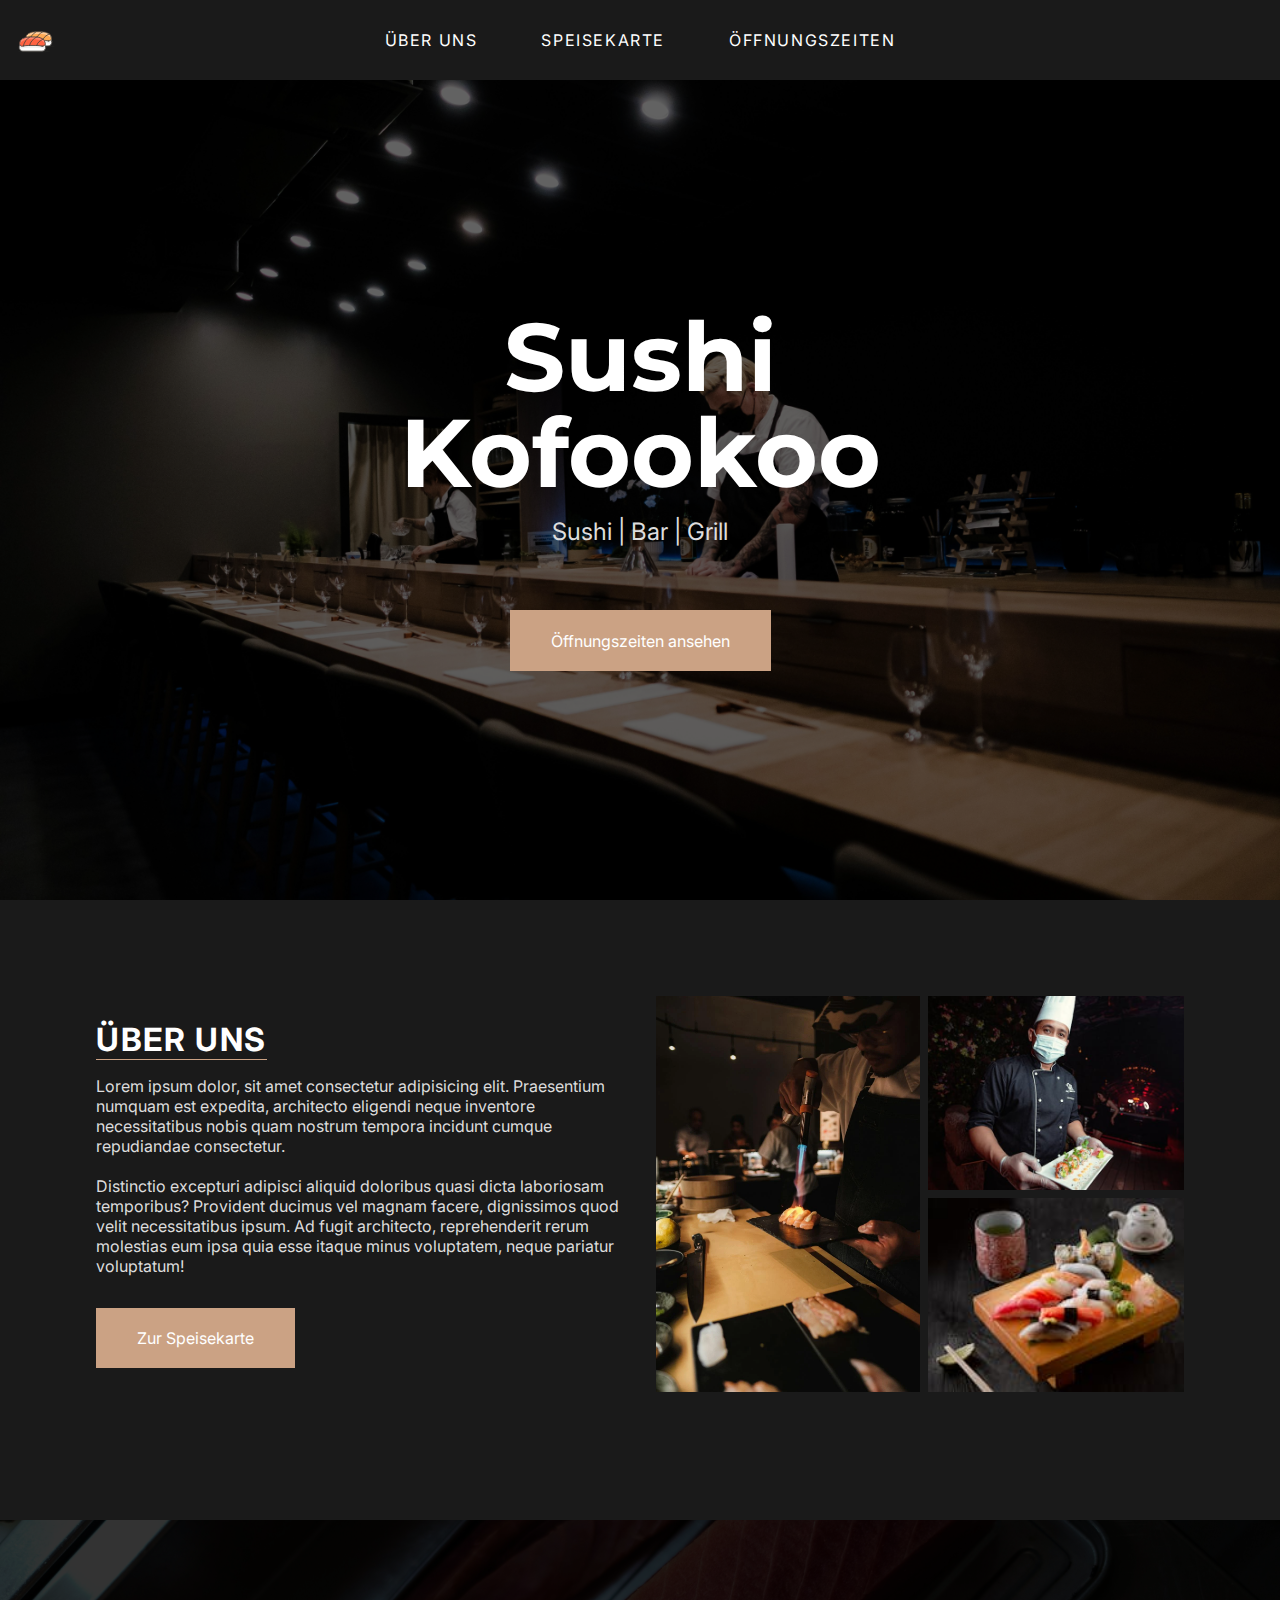
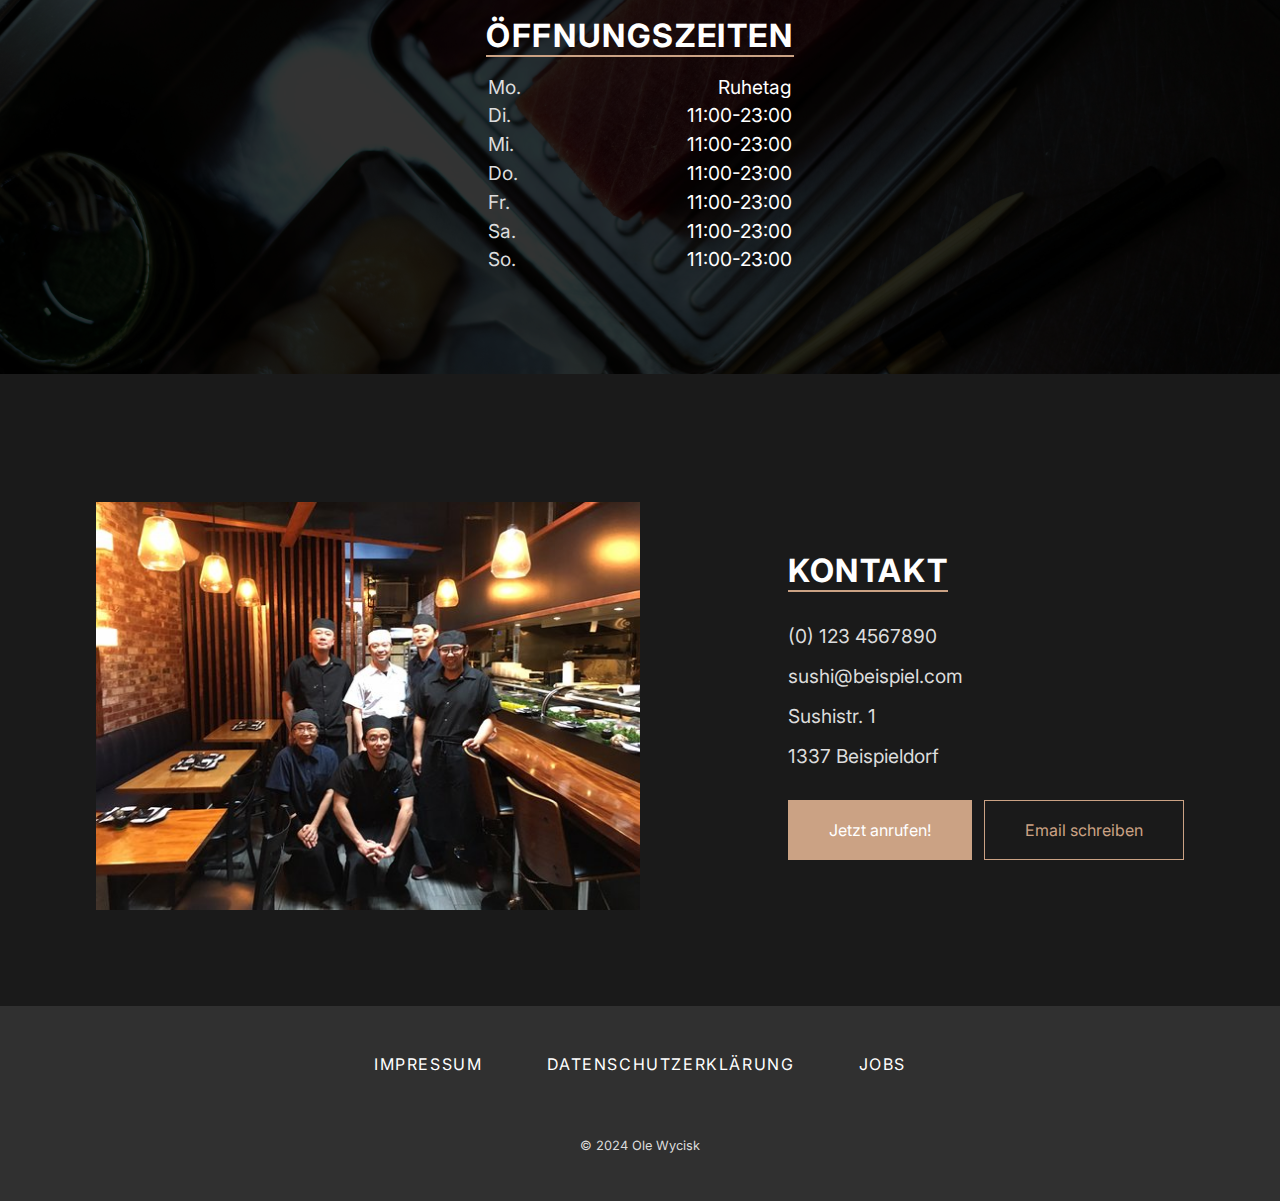
<file: index.html>
<!DOCTYPE html>
<html lang="de">
  <head>
    <meta charset="UTF-8" />
    <meta name="viewport" content="width=device-width, initial-scale=1.0" />
    <title>Koofookoo - Sushi</title>

    <link rel="stylesheet" href="index.css" />
  </head>
  <body>
    <header class="header">
      <a href="#"><img class="logo" src="img/logo.svg" alt="logo" /></a>

      <nav class="nav">
        <a href="#about" class="nav-item">Über<wbr /> Uns</a>
        <a href="menu.html" class="nav-item">Speise<wbr />karte</a>
        <a href="#info" class="nav-item">Öffnungs<wbr />zeiten</a>
      </nav>
    </header>
    <main class="main">
      <section class="hero">
        <h1 class="title">Sushi<br />Kofookoo</h1>
        <p class="subtitle">Sushi | Bar | Grill</p>
        <a class="btn hero-action" href="#info">Öffnungszeiten ansehen</a>
      </section>
      <section id="about" class="about container">
        <div class="about__content">
          <h2 class="heading">Über Uns</h2>
          <p class="about__text">
            Lorem ipsum dolor, sit amet consectetur adipisicing elit.
            Praesentium numquam est expedita, architecto eligendi neque
            inventore necessitatibus nobis quam nostrum tempora incidunt cumque
            repudiandae consectetur.
            <br />
            <br />
            Distinctio excepturi adipisci aliquid doloribus quasi dicta
            laboriosam temporibus? Provident ducimus vel magnam facere,
            dignissimos quod velit necessitatibus ipsum. Ad fugit architecto,
            reprehenderit rerum molestias eum ipsa quia esse itaque minus
            voluptatem, neque pariatur voluptatum!
          </p>
          <a class="btn about-action" href="menu.html">Zur Speisekarte</a>
        </div>
        <div class="about__images">
          <img
            class="about__image about__image--large"
            src="img/about-big.webp"
            alt="Laden von Außen"
          />
          <div class="about__image-small">
            <img
              class="about__image"
              src="img/about-small-1.jpg"
              alt="Gäste am Tisch"
            />
            <img
              class="about__image"
              src="img/about-small-2.jpg"
              alt="Frische Pizza"
            />
          </div>
        </div>
      </section>
      <section id="info" class="info">
        <div class="info__content container">
          <h2 class="heading">Öffnungszeiten</h2>

          <table class="info__table">
            <tr class="table__row">
              <td class="table__item"><span class="days">Mo.</span></td>
              <td class="table__item">Ruhetag</td>
            </tr>
            <tr class="table__row">
              <td class="table__item"><span class="days">Di.</span></td>
              <td class="table__item">11:00-23:00</td>
            </tr>
            <tr class="table__row">
              <td class="table__item"><span class="days">Mi.</span></td>
              <td class="table__item">11:00-23:00</td>
            </tr>
            <tr class="table__row">
              <td class="table__item"><span class="days">Do.</span></td>
              <td class="table__item">11:00-23:00</td>
            </tr>
            <tr class="table__row">
              <td class="table__item"><span class="days">Fr.</span></td>
              <td class="table__item">11:00-23:00</td>
            </tr>
            <tr class="table__row">
              <td class="table__item"><span class="days">Sa.</span></td>
              <td class="table__item">11:00-23:00</td>
            </tr>
            <tr class="table__row">
              <td class="table__item"><span class="days">So.</span></td>
              <td class="table__item">11:00-23:00</td>
            </tr>
          </table>
        </div>
      </section>
      <section class="contact container">
        <img
          class="contact__img"
          src="img/contact.jpg"
          alt="Gruppe von Leuten"
        />
        <div class="contact__content">
          <h2 class="heading">Kontakt</h2>
          <p class="contact__text">(0) 123 4567890</p>
          <p class="contact__text">sushi@beispiel.com</p>
          <p class="contact__text">Sushistr. 1</p>
          <p class="contact__text">1337 Beispieldorf</p>
          <div class="contact__actions">
            <a href="tel:0123456" class="btn contact-action">Jetzt anrufen!</a>
            <a class="btn-reverse contact-action" href="mailto:beispiel@gmx.de"
              >Email schreiben</a
            >
          </div>
        </div>
      </section>
      <footer class="footer">
        <nav class="footer__links container">
          <a
            href="https://de.wikipedia.org/wiki/Sushi"
            target="_blank"
            class="footer__item"
            >Impressum</a
          ><a
            href="https://de.wikipedia.org/wiki/Sushi"
            target="_blank"
            class="footer__item"
            >Datenschutzerklärung</a
          ><a
            href="https://de.wikipedia.org/wiki/Sushi"
            target="_blank"
            class="footer__item"
            >Jobs</a
          >
        </nav>
        <p class="footer__copyright">&copy; 2024 Ole Wycisk</p>
      </footer>
    </main>
  </body>
</html>
</file>
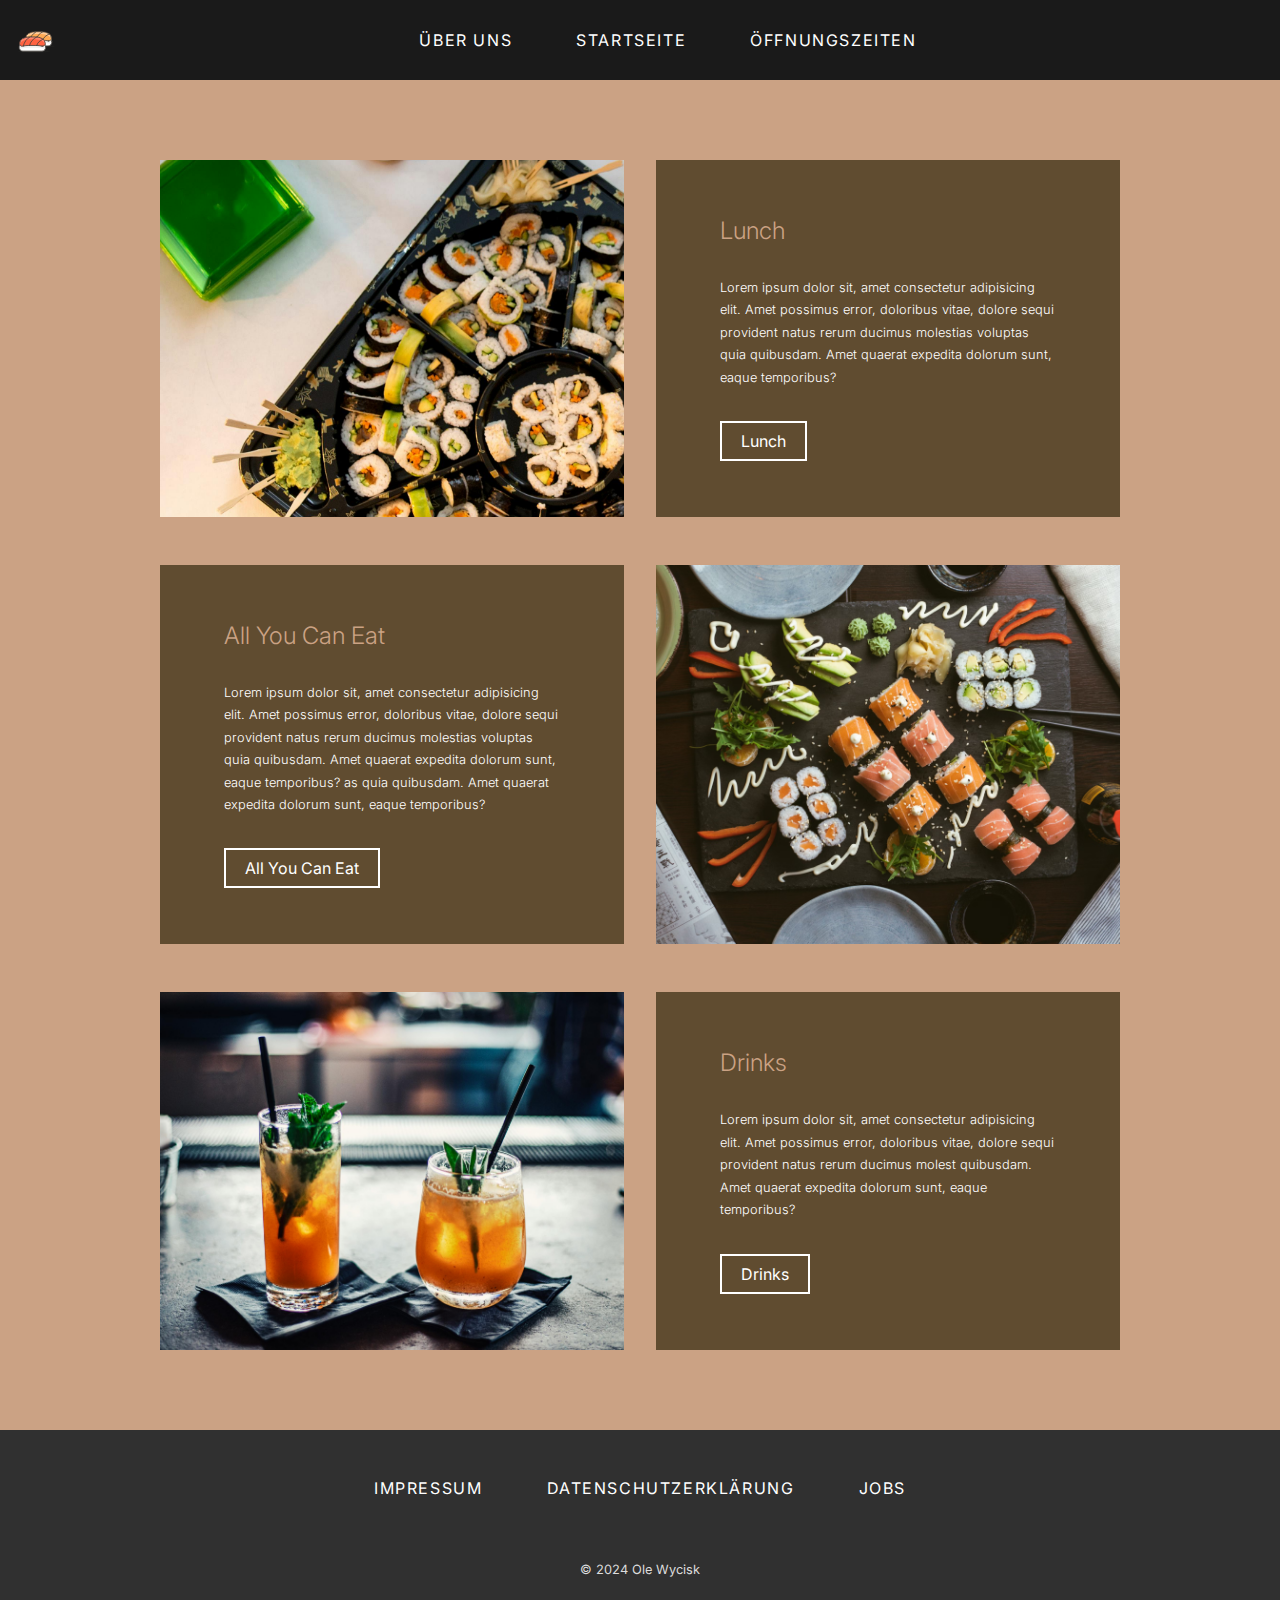
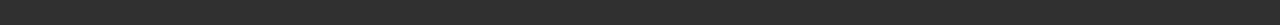
<file: menu.html>
<!DOCTYPE html>
<html lang="de">
  <head>
    <meta charset="UTF-8" />
    <meta name="viewport" content="width=device-width, initial-scale=1.0" />
    <title>menu - koofookoo</title>

    <link rel="stylesheet" href="menu.css" />
  </head>
  <body>
    <header class="header">
      <a href=""><img class="logo" src="img/logo.svg" alt="logo" /></a>

      <nav class="nav">
        <a href="index.html#about" class="nav-item">Über<wbr /> Uns</a>
        <a href="index.html" class="nav-item">Start<wbr />seite</a>
        <a href="index.html#info" class="nav-item">Öffnungs<wbr />zeiten</a>
      </nav>
      <div class="filler"></div>
    </header>

    <main class="main">
      <div class="container-2">
        <section class="menu">
          <div class="img"></div>
          <div class="card">
            <h3 class="card-heading">Lunch</h3>
            <p class="card-text">
              Lorem ipsum dolor sit, amet consectetur adipisicing elit. Amet
              possimus error, doloribus vitae, dolore sequi provident natus
              rerum ducimus molestias voluptas quia quibusdam. Amet quaerat
              expedita dolorum sunt, eaque temporibus?
            </p>
            <a class="card-btn" href="menuCard.html#lunch">Lunch</a>
          </div>
        </section>
        <section class="menu">
          <div class="card">
            <h3 class="card-heading">All you can eat</h3>
            <p class="card-text">
              Lorem ipsum dolor sit, amet consectetur adipisicing elit. Amet
              possimus error, doloribus vitae, dolore sequi provident natus
              rerum ducimus molestias voluptas quia quibusdam. Amet quaerat
              expedita dolorum sunt, eaque temporibus? as quia quibusdam. Amet
              quaerat expedita dolorum sunt, eaque temporibus?
            </p>
            <a class="card-btn" href="menuCard.html#all-you-can-eat"
              >All you can eat</a
            >
          </div>
          <div class="img-2"></div>
        </section>
        <section class="menu">
          <div class="img-3"></div>
          <div class="card">
            <h3 class="card-heading">Drinks</h3>
            <p class="card-text">
              Lorem ipsum dolor sit, amet consectetur adipisicing elit. Amet
              possimus error, doloribus vitae, dolore sequi provident natus
              rerum ducimus molest quibusdam. Amet quaerat expedita dolorum
              sunt, eaque temporibus?
            </p>
            <a class="card-btn" href="menuCard.html#drinks">Drinks</a>
          </div>
        </section>
      </div>
    </main>

    <footer class="footer">
      <nav class="footer__links container">
        <a
          href="https://de.wikipedia.org/wiki/Sushi"
          target="_blank"
          class="footer__item"
          >Impressum</a
        ><a
          href="https://de.wikipedia.org/wiki/Sushi"
          target="_blank"
          class="footer__item"
          >Datenschutzerklärung</a
        ><a
          href="https://de.wikipedia.org/wiki/Sushi"
          target="_blank"
          class="footer__item"
          >Jobs</a
        >
      </nav>
      <p class="footer__copyright">&copy; 2024 Ole Wycisk</p>
    </footer>
  </body>
</html>
</file>
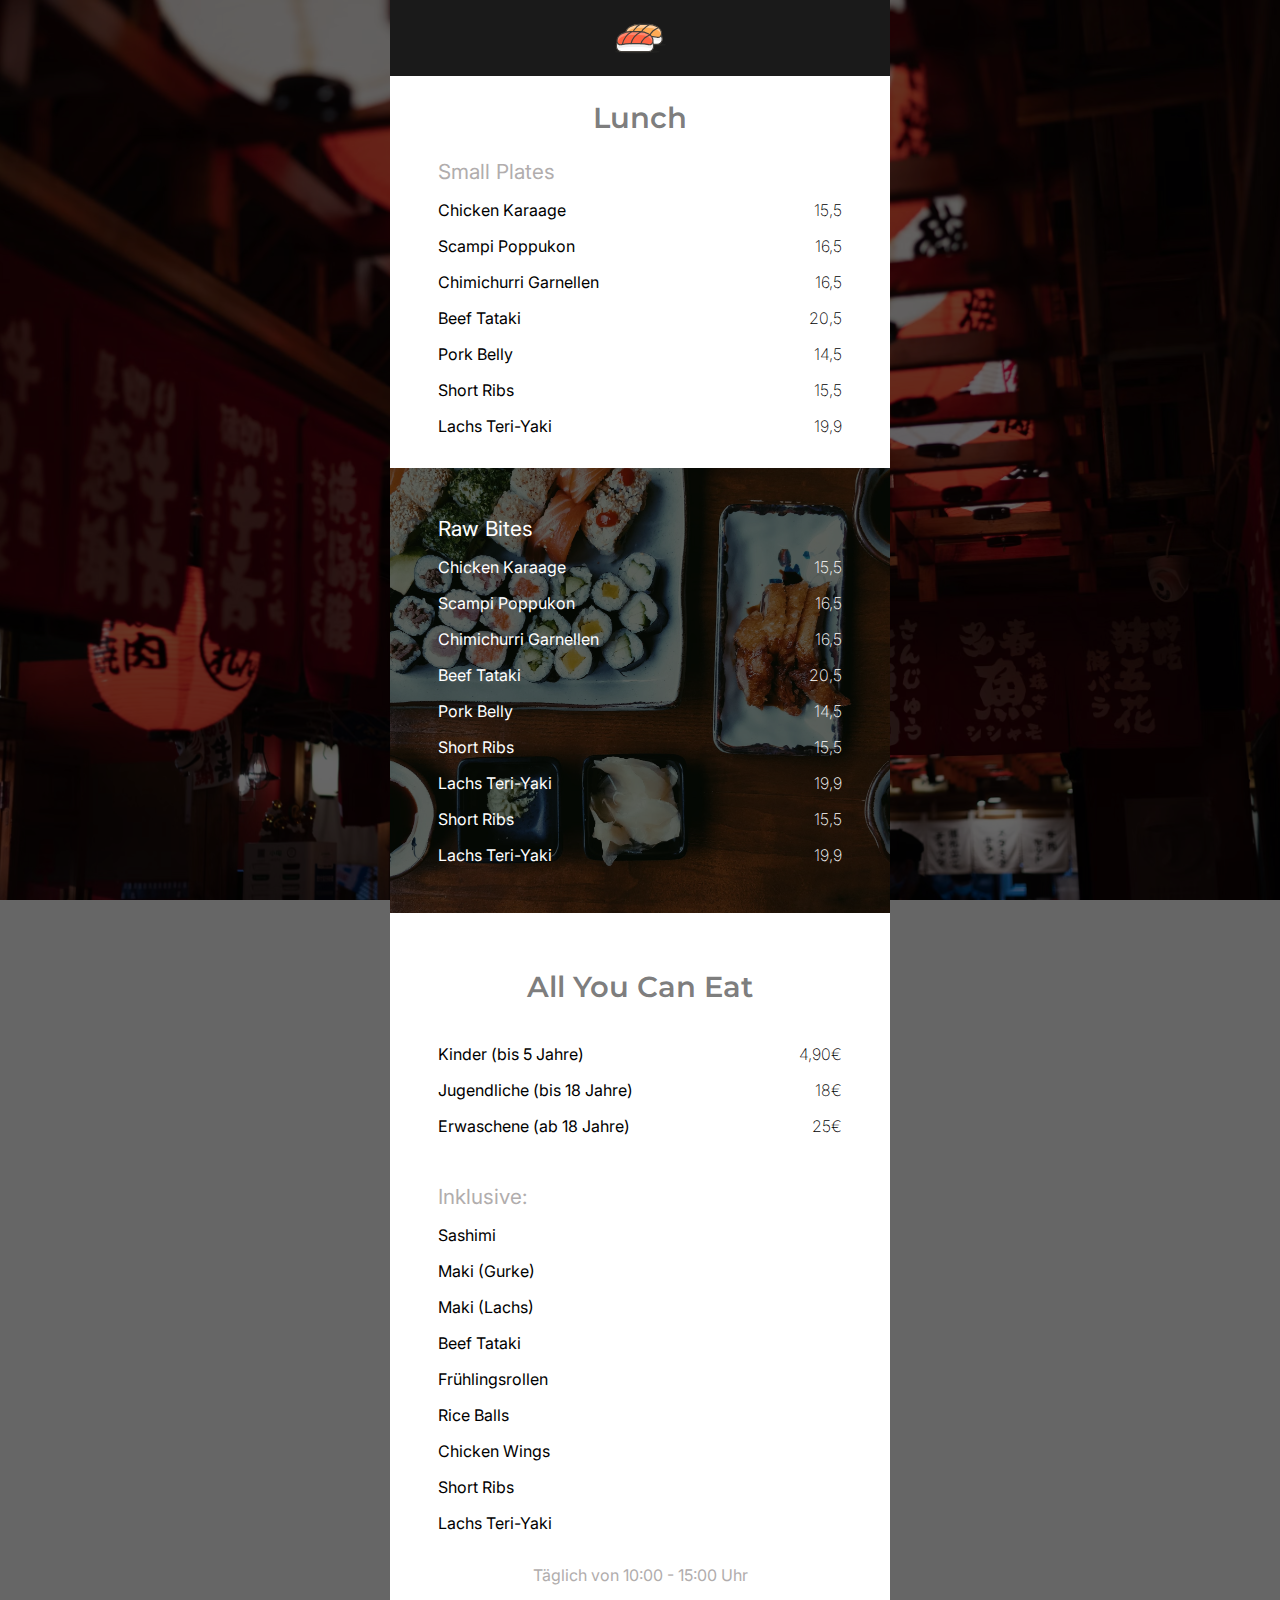
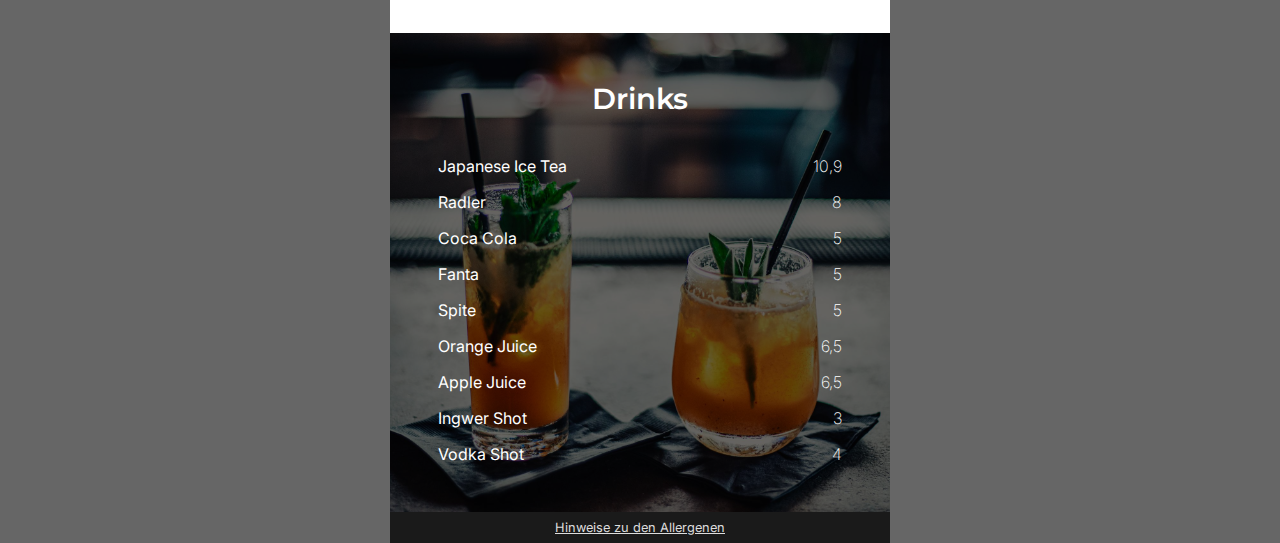
<file: menuCard.html>
<!DOCTYPE html>
<html lang="de">
  <head>
    <meta charset="UTF-8" />
    <meta name="viewport" content="width=device-width, initial-scale=1.0" />
    <title>menu card - koofookoo</title>

    <link rel="stylesheet" href="menuCard.css" />
  </head>
  <body>
    <main class="main">
      <header class="header">
        <a href="menu.html"
          ><img class="logo" src="img/logo.svg" alt="Logo"
        /></a>
      </header>
      <section class="lunch">
        <h1 id="lunch" class="title">Lunch</h1>
        <h2 class="heading">Small Plates</h2>
        <table class="table">
          <tr class="table-row">
            <td class="dish-name">Chicken Karaage</td>
            <td class="dish-price">15,5</td>
          </tr>
          <tr class="table-row">
            <td class="dish-name">Scampi Poppukon</td>
            <td class="dish-price">16,5</td>
          </tr>
          <tr class="table-row">
            <td class="dish-name">Chimichurri Garnellen</td>
            <td class="dish-price">16,5</td>
          </tr>
          <tr class="table-row">
            <td class="dish-name">Beef Tataki</td>
            <td class="dish-price">20,5</td>
          </tr>
          <tr class="table-row">
            <td class="dish-name">Pork Belly</td>
            <td class="dish-price">14,5</td>
          </tr>
          <tr class="table-row">
            <td class="dish-name">Short Ribs</td>
            <td class="dish-price">15,5</td>
          </tr>
          <tr class="table-row">
            <td class="dish-name">Lachs Teri-Yaki</td>
            <td class="dish-price">19,9</td>
          </tr>
        </table>
        <div class="raw-bites">
          <h2 class="heading heading-white">Raw Bites</h2>
          <table class="table table-white">
            <tr class="table-row">
              <td class="dish-name">Chicken Karaage</td>
              <td class="dish-price">15,5</td>
            </tr>
            <tr class="table-row">
              <td class="dish-name">Scampi Poppukon</td>
              <td class="dish-price">16,5</td>
            </tr>
            <tr class="table-row">
              <td class="dish-name">Chimichurri Garnellen</td>
              <td class="dish-price">16,5</td>
            </tr>
            <tr class="table-row">
              <td class="dish-name">Beef Tataki</td>
              <td class="dish-price">20,5</td>
            </tr>
            <tr class="table-row">
              <td class="dish-name">Pork Belly</td>
              <td class="dish-price">14,5</td>
            </tr>
            <tr class="table-row">
              <td class="dish-name">Short Ribs</td>
              <td class="dish-price">15,5</td>
            </tr>
            <tr class="table-row">
              <td class="dish-name">Lachs Teri-Yaki</td>
              <td class="dish-price">19,9</td>
            </tr>
            <tr class="table-row">
              <td class="dish-name">Short Ribs</td>
              <td class="dish-price">15,5</td>
            </tr>
            <tr class="table-row">
              <td class="dish-name">Lachs Teri-Yaki</td>
              <td class="dish-price">19,9</td>
            </tr>
          </table>
        </div>
      </section>
      <section class="all-you-can-eat">
        <h2 id="all-you-can-eat" class="title">All you can eat</h2>
        <table class="table">
          <tr class="table-row">
            <td>Kinder (bis 5 Jahre)</td>
            <td class="dish-price">4,90€</td>
          </tr>
          <tr class="table-row">
            <td>Jugendliche (bis 18 Jahre)</td>
            <td class="dish-price">18€</td>
          </tr>
          <tr class="table-row">
            <td>Erwaschene (ab 18 Jahre)</td>
            <td class="dish-price">25€</td>
          </tr>
        </table>
        <div class="all-you-can-eat-menu">
          <h2 class="heading">Inklusive:</h2>
          <table class="table">
            <tr class="table-row">
              <td class="dish-name">sashimi</td>
            </tr>
            <tr class="table-row">
              <td class="dish-name">Maki (Gurke)</td>
            </tr>
            <tr class="table-row">
              <td class="dish-name">Maki (Lachs)</td>
            </tr>
            <tr class="table-row">
              <td class="dish-name">Beef Tataki</td>
            </tr>
            <tr class="table-row">
              <td class="dish-name">Frühlingsrollen</td>
            </tr>
            <tr class="table-row">
              <td class="dish-name">Rice Balls</td>
            </tr>
            <tr class="table-row">
              <td class="dish-name">Chicken Wings</td>
            </tr>
            <tr class="table-row">
              <td class="dish-name">Short Ribs</td>
            </tr>
            <tr class="table-row">
              <td class="dish-name">Lachs Teri-Yaki</td>
            </tr>
          </table>
          <p class="text">Täglich von 10:00 - 15:00 Uhr</p>
        </div>
      </section>
      <section class="drinks">
        <h2 id="drinks" class="title heading-white">Drinks</h2>
        <table class="table table-white">
          <tr class="table-row">
            <td class="dish-name">Japanese Ice Tea</td>
            <td class="dish-price">10,9</td>
          </tr>
          <tr class="table-row">
            <td class="dish-name">Radler</td>
            <td class="dish-price">8</td>
          </tr>
          <tr class="table-row">
            <td class="dish-name">Coca cola</td>
            <td class="dish-price">5</td>
          </tr>
          <tr class="table-row">
            <td class="dish-name">Fanta</td>
            <td class="dish-price">5</td>
          </tr>
          <tr class="table-row">
            <td class="dish-name">Spite</td>
            <td class="dish-price">5</td>
          </tr>
          <tr class="table-row">
            <td class="dish-name">Orange Juice</td>
            <td class="dish-price">6,5</td>
          </tr>
          <tr class="table-row">
            <td class="dish-name">Apple Juice</td>
            <td class="dish-price">6,5</td>
          </tr>
          <tr class="table-row">
            <td class="dish-name">Ingwer shot</td>
            <td class="dish-price">3</td>
          </tr>
          <tr class="table-row">
            <td class="dish-name">vodka shot</td>
            <td class="dish-price">4</td>
          </tr>
        </table>
      </section>
      <footer class="footer">
        <a href="https://de.wikipedia.org/wiki/Allergen" class="footer__text"
          >Hinweise zu den Allergenen</a
        >
      </footer>
    </main>
  </body>
</html>
</file>
<file: index.css>
@import url("https://fonts.googleapis.com/css2?family=Inter:slnt,wght@-10..0,100..900&display=swap");
@import url("https://fonts.googleapis.com/css2?family=Inter:slnt,wght@-10..0,100..900&family=Lobster&display=swap");

@import url("https://fonts.googleapis.com/css2?family=Montserrat:ital,wght@0,100..900;1,100..900&display=swap");

/* GLOBAL STYLINGS */

* {
  margin: 0;
  padding: 0;
  box-sizing: border-box;
}

html {
  scroll-behavior: smooth;
}

:root {
  --primary-color: #cba284;
  --text-color: #ddd;
  --bg-color: #1a1a1a;
  --text-color-white: #fff;
}

body {
  background-color: var(--bg-color);
  font-family: "Inter", sans-serif;
}

.title {
  color: var(--text-color-white);
  margin-bottom: 1rem;
  font-size: 3rem;
  line-height: 3rem;
  font-family: "Montserrat", cursive;
}

.subtitle {
  color: var(--text-color);
  font-size: 1rem;
}

.btn {
  display: block;
  width: fit-content;
  text-decoration: none;
  color: var(--text-color-white);
  padding: 1rem 2rem;
  background-color: var(--primary-color);
  border: 1px solid var(--primary-color);

  transition: all 0.2s ease-out;
}
.btn:hover {
  background-color: transparent;
  color: var(--text-color-white);
  border: 1px solid var(--text-color-white);
  cursor: pointer;
}

.btn-reverse {
  display: block;
  width: fit-content;
  text-decoration: none;
  background-color: transparent;
  color: var(--primary-color);
  padding: 1rem 2rem;
  border: 1px solid var(--primary-color);

  transition: all 0.2s ease-out;
}
.btn-reverse:hover {
  color: var(--text-color-white);
  background-color: var(--primary-color);
  cursor: pointer;
}

.container {
  max-width: 85%;
  margin: 0 auto;
}

.heading {
  width: fit-content;
  margin-bottom: 1rem;
  color: var(--text-color-white);
  text-transform: uppercase;
  letter-spacing: 0.1rem;
}
.heading::after {
  content: "";
  display: block;
  background-color: var(--primary-color);
  height: 0.1rem;
}

/* HEADER */

.header {
  display: grid;
  grid-template-columns: 0.1fr 1fr 0.1fr;
  align-items: center;
}

.logo {
  display: none;
}

/* NAV */

.nav {
  height: 5rem;
  background-color: var(--bg-color);
  display: flex;
  flex-direction: row;
  justify-content: center;
  align-items: center;
  gap: 1rem;
  text-align: center;
}

.nav-item,
.footer__item {
  text-transform: uppercase;
  text-decoration: none;
  color: var(--text-color-white);
  font-size: 0.8rem;
  letter-spacing: 0.1rem;
  transition: all 0.2s ease-in-out;
}
.nav-item:hover,
.footer__item:hover {
  color: var(--primary-color);
  cursor: pointer;
}

/* HERO-SECTION */

.hero {
  /* background: linear-gradient(0deg, rgba(0, 0, 0, 0.7), rgba(0, 0, 0, 0.7)),
    url(img/hero.jpg); */
  background-color: rgba(0, 0, 0, 0.6);
  background-image: url(img/hero-bg.jpg);
  background-position: center center;
  background-repeat: no-repeat;
  background-size: cover;
  background-blend-mode: multiply;
  height: calc(100vh - 5rem);

  display: flex;
  flex-direction: column;
  justify-content: center;
  align-items: center;

  text-align: center;
}

.hero-action {
  margin-top: 4rem;
}

/* ABOUT-SECTION */

.about {
  display: grid;
  gap: 2rem;
  padding: 3rem 0 0 0;
}

.about__text {
  font-size: 0.9rem;
  color: var(--text-color);
}

.about-action {
  margin-top: 2rem;
}

.about__images {
  display: flex;
  flex-direction: row;
  gap: 0.5rem;
}

.about__image {
  height: 100%;
  width: 100%;
  object-fit: cover;
}

.about__image--large {
  min-width: 50%;
}

.about__image-small {
  display: flex;
  flex-direction: column;
  gap: 0.5rem;
}

/* INFO SECTION */

.info {
  display: flex;
  justify-content: center;
  align-items: center;
  margin: 4rem 0 4rem 0;
  padding: 2rem 0;

  background: url(img/info.jpeg), rgba(0, 0, 0, 0.8);
  background-repeat: no-repeat;
  background-position: center center;
  background-size: cover;
  background-blend-mode: multiply;
}

.info__content {
  flex-direction: column;
  align-items: center;
}

.info__table {
  width: 100%;
  color: var(--text-color-white);
  margin-top: 1rem;
}

.table__row {
  display: flex;
  justify-content: space-between;
  margin-bottom: 0.3rem;
}

.days {
  color: var(--text-color);
}

/* CONTACT SECTION */

.contact {
  display: flex;
  flex-direction: column;
  gap: 2rem;
  background-color: var(--bg-color);
}

.contact__content {
  height: 100%;
  display: flex;
  flex-direction: column;
  justify-content: space-between;
}

.contact__text {
  color: var(--text-color);
  margin-top: 1rem;
}

.contact__actions {
  display: flex;
  flex-direction: column;
  gap: 0.75rem;
  margin-top: 2rem;
}

/* FOOTER */

.footer {
  display: flex;
  flex-direction: column;
  justify-content: center;
  align-items: center;
  gap: 1rem;
  background-color: #303030;
  margin: 2rem 0 0 0;
  padding: 2rem;
  font-size: 0.8rem;
}

.footer__links {
  text-align: center;
  background-color: #303030;
  display: flex;
  flex-direction: column;
  gap: 1rem;
}

.footer__copyright {
  text-align: center;
  color: var(--text-color);
  margin-top: 1rem;
}

@media only screen and (min-width: 600px) {
  .logo {
    display: block;
    height: 2.5rem;
    margin-left: 1rem;
  }

  .title {
    font-size: 4rem;
    line-height: 4rem;
  }

  .subtitle {
    font-size: 1.5rem;
  }

  .btn {
    padding: 1.2rem 2.5rem;
  }

  .btn-reverse {
    padding: 1.2rem 2.5rem;
  }

  .nav,
  .nav-item,
  .footer__item {
    gap: 2rem;
    font-size: 1rem;
  }

  .about__text {
    font-size: 1rem;
  }

  .contact {
    display: flex;
    flex-direction: row;
    align-items: center;
    justify-content: center;
  }

  .contact__img {
    width: 60%;
  }

  .footer {
    padding: 3rem 0;
    gap: 3rem;
  }

  .footer__links {
    flex-direction: row;
    justify-content: center;
    gap: 2rem;
  }
}

@media only screen and (min-width: 1000px) {
  .title {
    font-size: 6rem;
    line-height: 6rem;
  }

  .nav,
  .footer__links {
    gap: 4rem;
  }

  .about {
    display: grid;
    grid-template-columns: 1fr 1fr;
    align-items: center;
    gap: 2rem;
    padding: 6rem 0 0 0;
  }

  .heading {
    font-size: 2rem;
  }

  .info {
    padding: 6rem 0;
    margin: 8rem 0 8rem 0;
  }

  .table__item {
    font-size: 1.2rem;
  }

  .contact__text {
    font-size: 1.2rem;
  }

  .contact {
    display: flex;
    flex-direction: row;
    justify-content: space-between;
    align-items: center;
  }

  .contact__img {
    width: 50%;
  }

  .contact__actions {
    display: flex;
    flex-direction: row;
    gap: 0.75rem;
  }

  .footer {
    background-color: #303030;
    margin-top: 6rem;
  }
}

@media only screen and (min-width: 1400px) {
  .container {
    max-width: 1200px;
  }
}
</file>
<file: menu.css>
@import url("https://fonts.googleapis.com/css2?family=Inter:slnt,wght@-10..0,100..900&display=swap");
@import url("https://fonts.googleapis.com/css2?family=Inter:slnt,wght@-10..0,100..900&family=Lobster&display=swap");

@import url("https://fonts.googleapis.com/css2?family=Montserrat:ital,wght@0,100..900;1,100..900&display=swap");

/* GLOBAL STYLINGS */

* {
  margin: 0;
  padding: 0;
  box-sizing: border-box;
}

html {
  scroll-behavior: smooth;
}

:root {
  --primary-color: #cba284;
  --text-color: #ddd;
  --bg-color: #1a1a1a;
  --text-color-white: #fff;
}

body {
  background-color: var(--bg-color);
  font-family: "Inter", sans-serif;
}

/* HEADER */

.header {
  display: flex;
  flex-direction: row;
  align-items: center;
  justify-content: space-between;
}

.logo {
  display: none;
}

/* NAV */

.nav {
  height: 5rem;
  background-color: var(--bg-color);
  display: flex;
  flex-direction: row;
  justify-content: center;
  align-items: center;
  gap: 1rem;
  text-align: center;
}

.nav-item,
.footer__item {
  text-transform: uppercase;
  text-decoration: none;
  color: var(--text-color-white);
  font-size: 0.8rem;
  letter-spacing: 0.1rem;
  transition: all 0.2s ease-in-out;
}
.nav-item:hover,
.footer__item:hover {
  color: var(--primary-color);
  cursor: pointer;
}

/* === SPEISEKARTE === */

.main {
  background-color: #cba284;
  padding: 5rem 0;
}

.container-2 {
  max-width: 90%;
  margin: 0 auto;
  display: flex;
  justify-content: center;
  flex-direction: column;
  align-items: center;
  gap: 3rem;
}

.menu {
  display: grid;
  grid-template-rows: 1fr 1fr;
  gap: 0.5rem;
}

.card {
  display: flex;
  flex-direction: column;
  gap: 1.5rem;
  background-color: #604c30;
  padding: 1rem 1.5rem;
}

.img,
.img-2,
.img-3 {
  background-image: url(img/lunch.jpg);
  background-repeat: no-repeat;
  background-size: cover;
  background-position: center;
}
.img-2 {
  background-image: url(img/sushi-all-can-eat.avif);
}
.img-3 {
  background-image: url(img/drinks.jpeg);
}

.card-heading {
  color: var(--primary-color);
  text-transform: capitalize;
  font-weight: 300;
  font-size: 1.5rem;
}

.card-text {
  color: var(--text-color-white);
  line-height: 1.4rem;
  font-weight: 300;
  font-size: 0.8rem;
}

.card-btn {
  width: fit-content;
  display: block;
  text-decoration: none;
  color: var(--text-color-white);
  padding: 0.5rem 1.2rem;
  background-color: transparent;
  border: 2px solid #fff;
  cursor: pointer;
  text-transform: capitalize;
}
.card-btn:hover {
  background-color: #0000004d;
}
/* FOOTER */

.footer {
  display: flex;
  flex-direction: column;
  justify-content: center;
  align-items: center;
  gap: 1rem;
  background-color: #303030;
  padding: 2rem;
  font-size: 0.8rem;
}

.footer__links {
  text-align: center;
  background-color: #303030;
  display: flex;
  flex-direction: column;
  gap: 1rem;
}

.footer__copyright {
  text-align: center;
  color: var(--text-color);
  margin-top: 1rem;
}

@media only screen and (min-width: 476px) {
  .menu {
    display: grid;
    grid-template-columns: 1fr 1fr;
    grid-template-rows: 1fr;
  }

  .img,
  .img-2,
  .img-3 {
    max-height: 50%;
  }
}

@media only screen and (min-width: 600px) {
  .logo {
    display: block;
    height: 2.5rem;
    margin-left: 1rem;
  }

  .nav,
  .nav-item,
  .footer__item {
    gap: 2rem;
    font-size: 1rem;
  }

  .menu {
    display: grid;
    grid-template-columns: 1fr 1fr;
  }

  .img,
  .img-2,
  .img-3 {
    max-height: 100%;
  }

  .footer {
    padding: 3rem 0;
    gap: 3rem;
  }

  .footer__links {
    flex-direction: row;
    justify-content: center;
    gap: 2rem;
  }
}

@media only screen and (min-width: 640px) {
  .container-2 {
    max-width: 85%;
  }

  .menu {
    gap: 1.5rem;
  }

  .card {
    gap: 2rem;
    padding: 1.5rem 2rem;
  }
}

@media only screen and (min-width: 1000px) {
  .nav,
  .footer__links {
    gap: 4rem;
  }

  .container-2 {
    max-width: 80%;
  }

  .card {
    gap: 2rem;
    padding: 2.5rem 3rem;
  }

  .footer {
    background-color: #303030;
  }
}

@media only screen and (min-width: 1200px) {
  .container-2 {
    max-width: 80%;
  }

  .menu {
    gap: 2rem;
    max-width: 960px;
  }

  .card {
    gap: 2rem;
    padding: 3.5rem 4rem;
  }
}
</file>
<file: menuCard.css>
@import url("https://fonts.googleapis.com/css2?family=Inter:slnt,wght@-10..0,100..900&display=swap");
@import url("https://fonts.googleapis.com/css2?family=Inter:slnt,wght@-10..0,100..900&family=Lobster&display=swap");

@import url("https://fonts.googleapis.com/css2?family=Montserrat:ital,wght@0,100..900;1,100..900&display=swap");

/* GLOBAL STYLINGS */

* {
  margin: 0;
  padding: 0;
  box-sizing: border-box;
}

html {
  scroll-behavior: smooth;
}

:root {
  --primary-color: #cba284;
  --text-color: #ddd;
  --bg-color: #1a1a1a;
  --text-color-white: #fff;
}

body {
  background: url(img/bg-img-menu.avif), rgba(0, 0, 0, 0.6);
  background-repeat: no-repeat;
  background-position: center;
  background-size: cover;
  background-blend-mode: multiply;
  font-family: "Inter", sans-serif;
  background-attachment: fixed;
}

.main {
  width: 50%;
  min-width: 25rem;
  max-width: 500px;
  margin: 0 auto;
  background-color: var(--bg-color);
}

.header {
  display: flex;
  justify-content: center;
  align-items: center;
  padding: 0.5rem 0;
}

.logo {
  width: 3.5rem;
}

.title {
  font-family: "Montserrat", sans-serif;
  color: #1a1a1a95;
  font-weight: 600;
  font-size: 1.8rem;
  text-align: center;
  margin-bottom: 1.5rem;
  text-transform: capitalize;
}

.heading {
  margin-left: 3rem;
  font-size: 1.3rem;
  color: #b1adad;
  font-weight: 400;
}
.heading-white {
  color: #fff;
}

.lunch {
  padding: 1.5rem 0rem;
  margin: 0 auto;
  background-color: #fff;
  display: flex;
  flex-direction: column;
  justify-content: center;
}

.table {
  display: flex;
  flex-direction: column;
  padding: 0 3rem;
}
.table-white {
  color: #fff;
}

.table-row {
  margin-top: 1rem;
  display: flex;
  flex-direction: row;
  justify-content: space-between;
}

.dish-name {
  text-transform: capitalize;
}

.dish-price {
  font-weight: 200;
}

.raw-bites {
  margin: 2rem 0;
  padding: 3rem 0;
  background: url(img/raw-bites.avif), rgba(0, 0, 0, 0.6);
  background-repeat: no-repeat;
  background-position: center;
  background-size: cover;
  background-blend-mode: multiply;
}

.all-you-can-eat {
  background-color: #fff;
}

.all-you-can-eat-menu {
  padding: 3rem 0;
}

.text {
  text-align: center;
  margin-top: 2rem;
  color: #b1adad;
}

.drinks {
  padding: 3rem 0;
  background: url(img/drinks.jpeg), rgba(0, 0, 0, 0.6);
  background-repeat: no-repeat;
  background-position: center;
  background-size: cover;
  background-blend-mode: multiply;
}

.footer {
  display: flex;
  justify-content: center;
  background-color: var(--bg-color);
}

.footer__text {
  padding: 0.5rem;
  font-size: 0.8rem;
  color: var(--text-color);
}

@media only screen and (min-width: 476px) {
}

@media only screen and (min-width: 600px) {
}

@media only screen and (min-width: 640px) {
}

@media only screen and (min-width: 1000px) {
}

@media only screen and (min-width: 1200px) {
}
</file>
